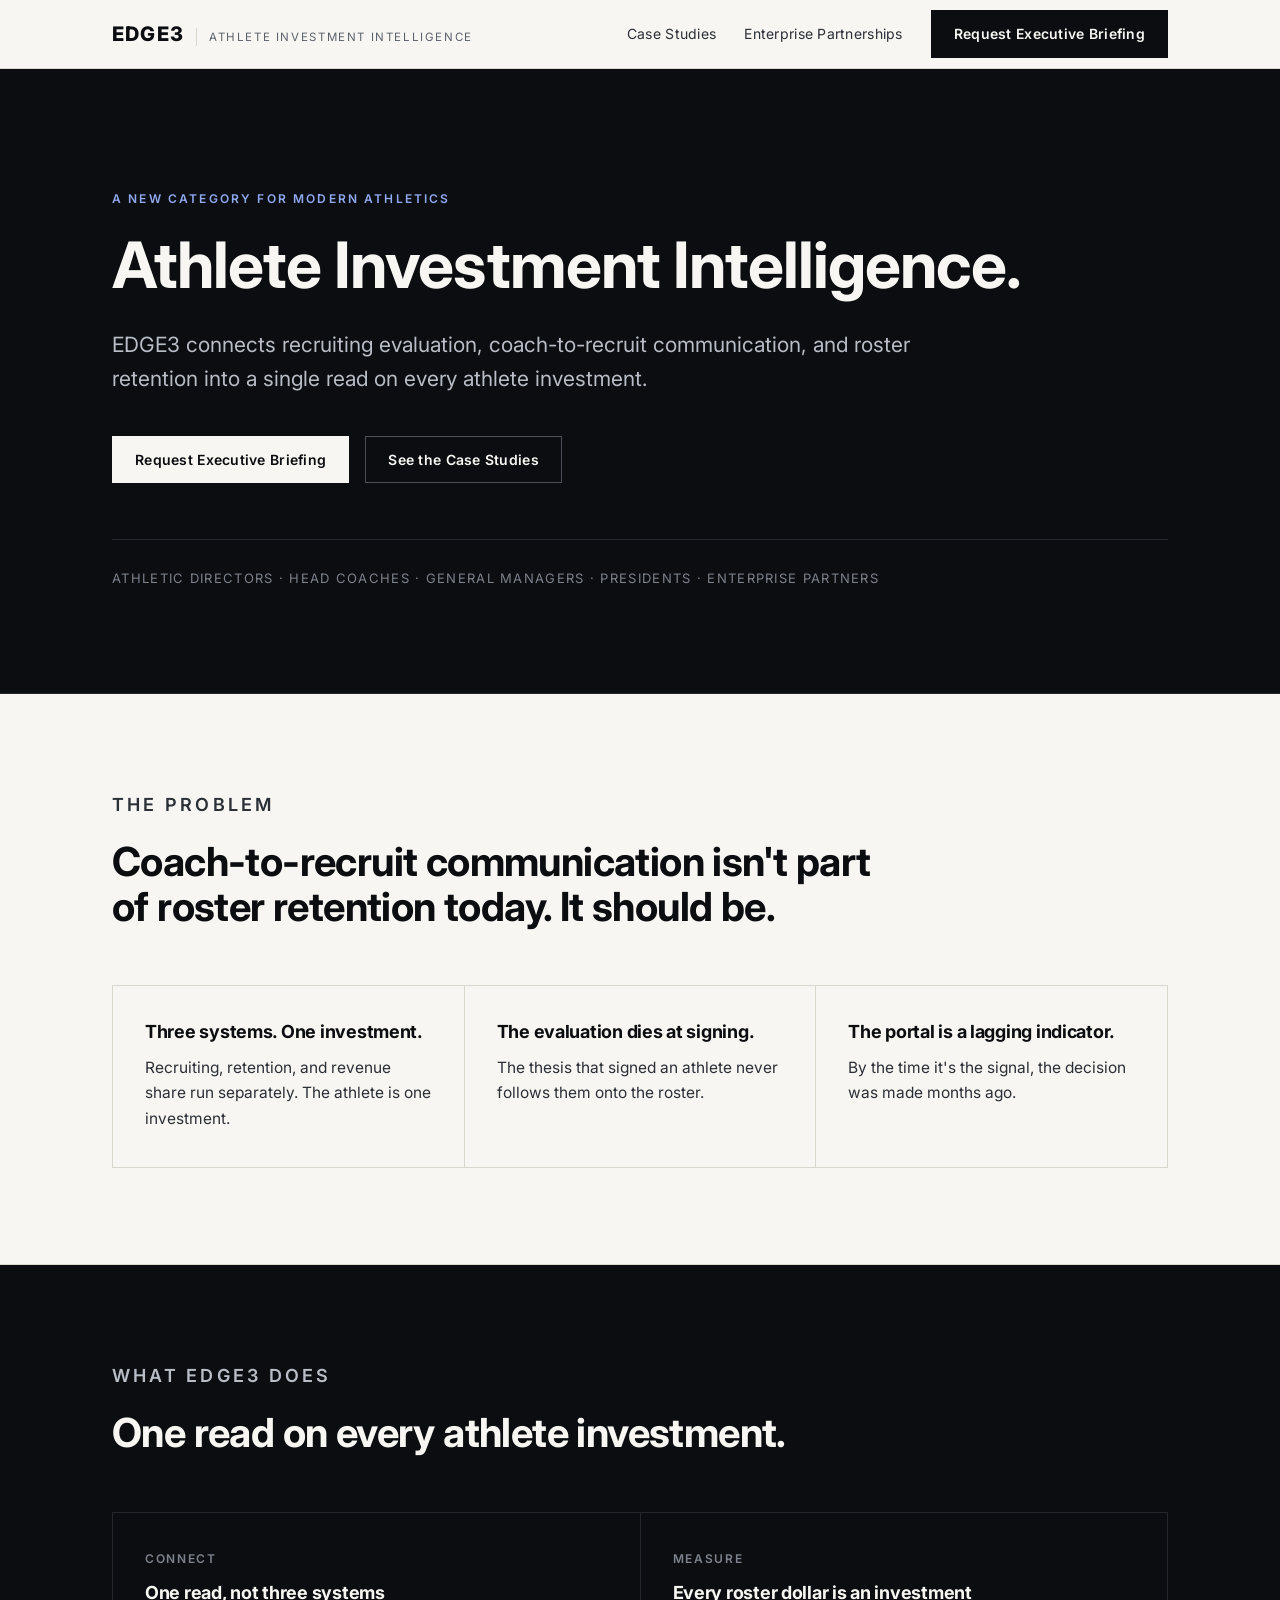
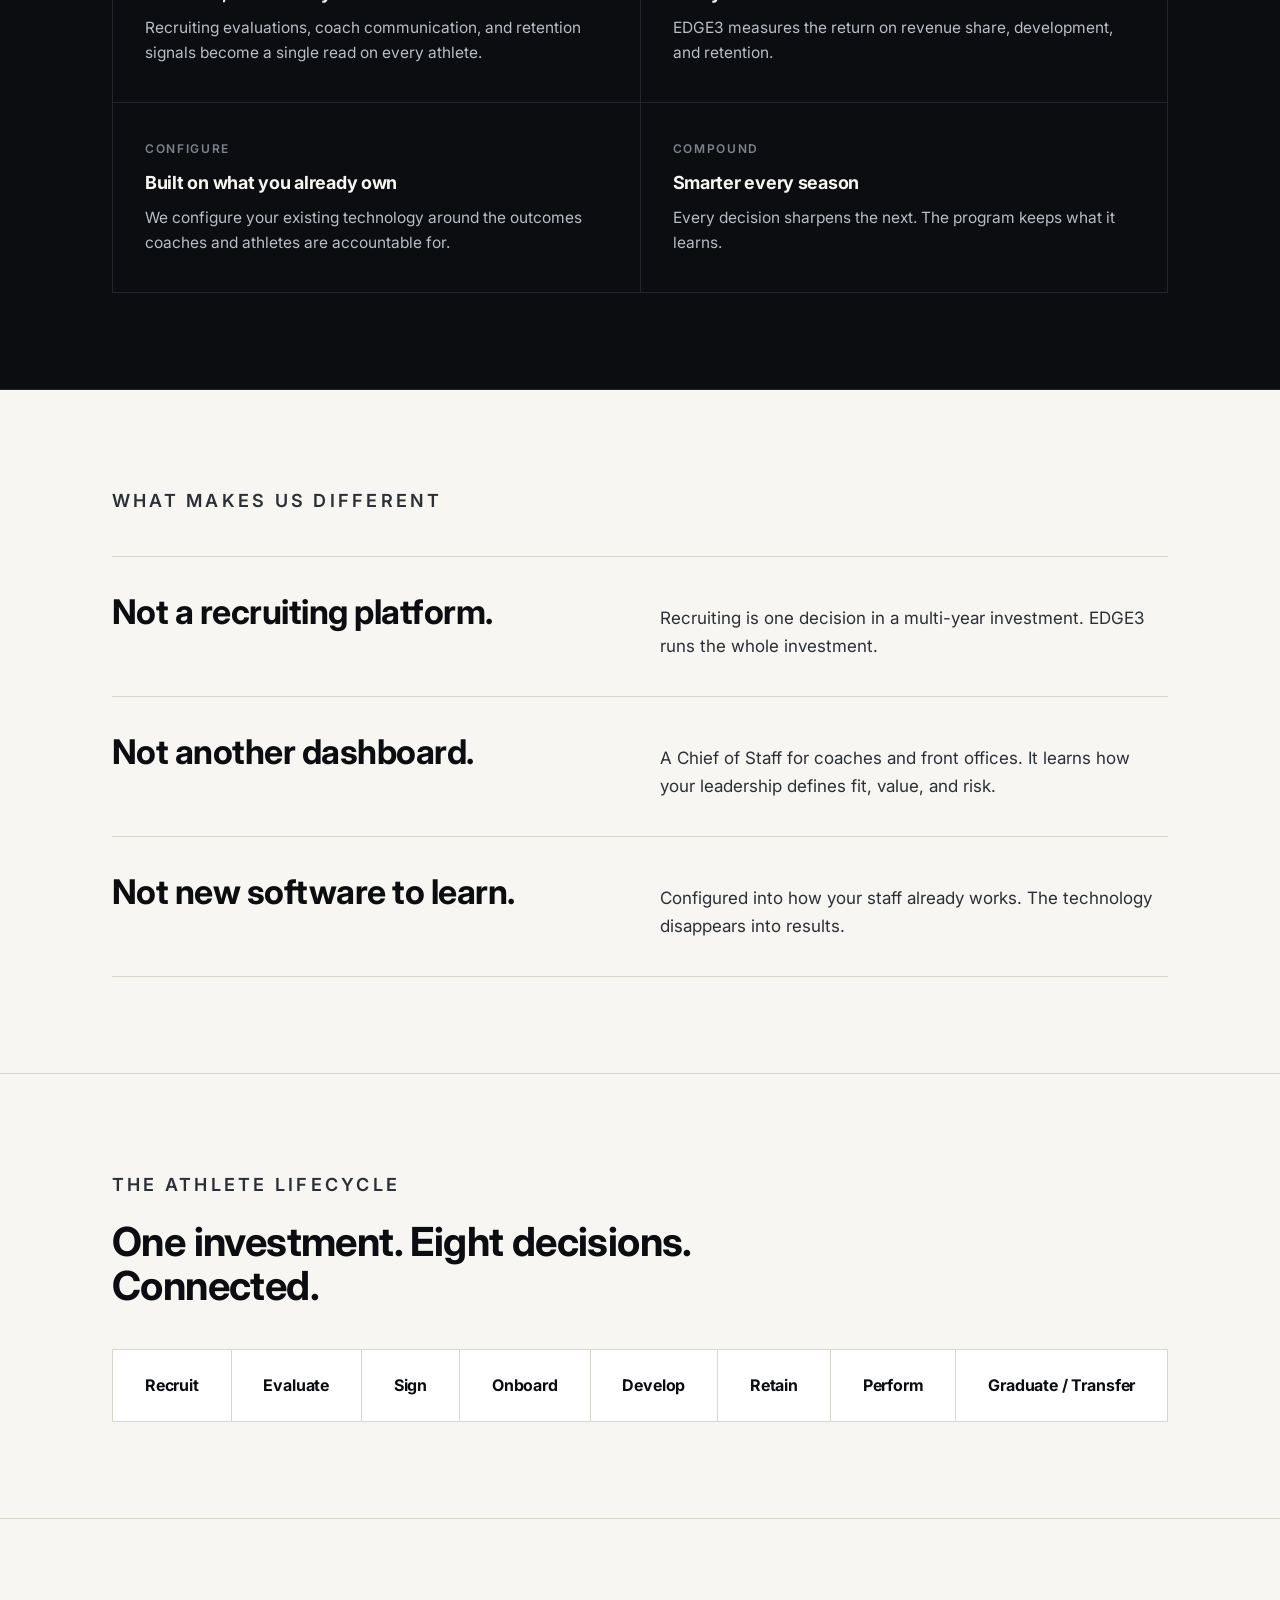
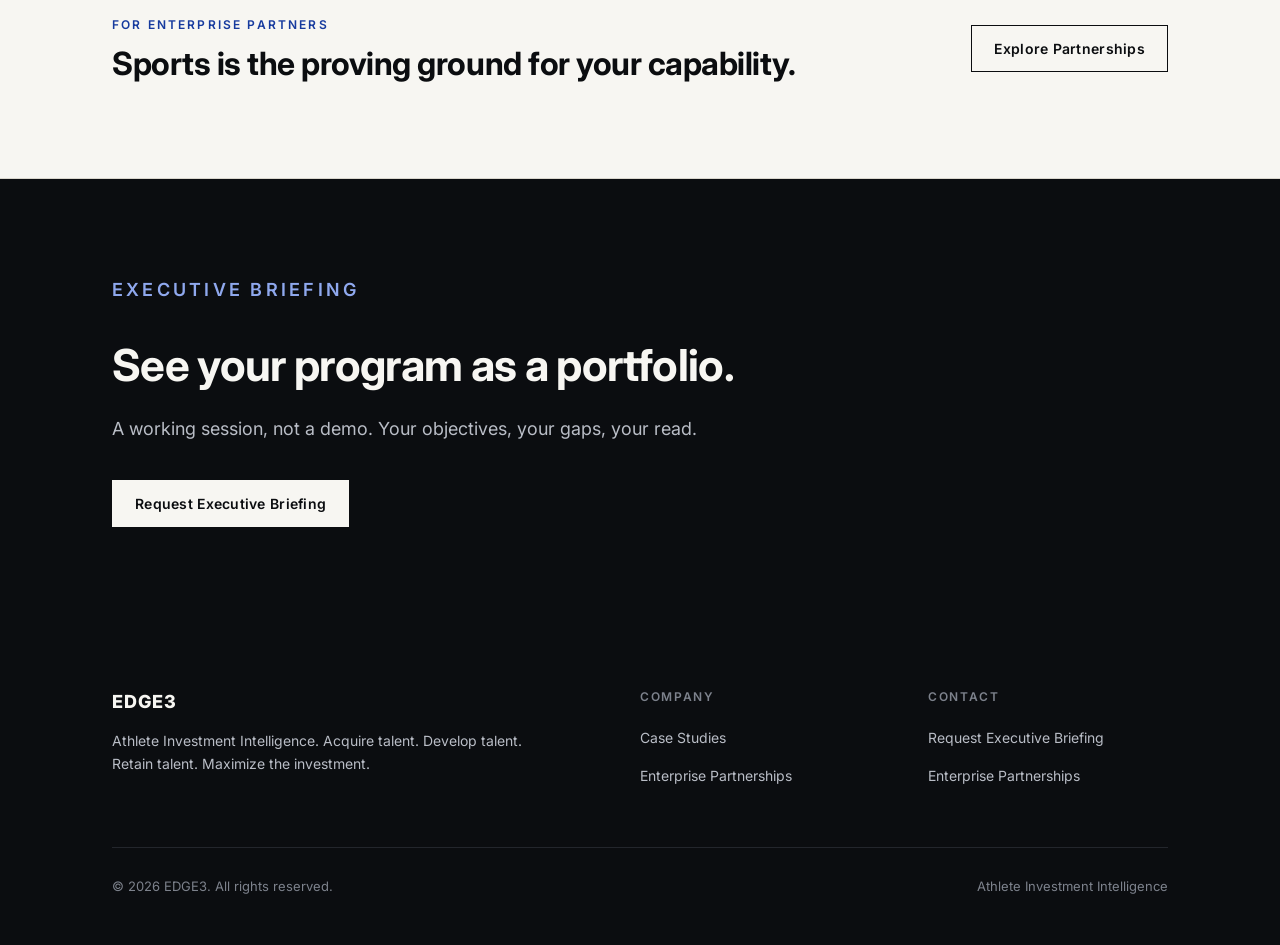
<file: index.html>
<!DOCTYPE html>
<html lang="en">
<head>
<meta charset="UTF-8">
<meta name="viewport" content="width=device-width, initial-scale=1.0">
<title>EDGE3 | Athlete Investment Intelligence</title>
<meta name="description" content="EDGE3 connects recruiting evaluation, coach-to-recruit communication, and roster retention into a single read on every athlete investment.">
<link rel="preconnect" href="https://fonts.googleapis.com">
<link rel="preconnect" href="https://fonts.gstatic.com" crossorigin>
<link href="https://fonts.googleapis.com/css2?family=Inter:wght@400;500;600;700;800&display=swap" rel="stylesheet">
<link rel="stylesheet" href="styles.css">
</head>
<body>

<header>
  <div class="wrap nav">
    <a class="brand" href="index.html">
      <span class="mark">EDGE3</span>
      <span class="descriptor">Athlete Investment Intelligence</span>
    </a>
    <nav class="nav-links">
      <a href="demonstrations.html">Case Studies</a>
      <a href="enterprise.html">Enterprise Partnerships</a>
      <a class="btn" href="#briefing">Request Executive Briefing</a>
    </nav>
  </div>
</header>

<!-- Hero -->
<section class="hero on-dark">
  <div class="wrap">
    <p class="kicker">A New Category for Modern Athletics</p>
    <h1>Athlete Investment Intelligence.</h1>
    <p class="lede">EDGE3 connects recruiting evaluation, coach-to-recruit communication, and roster retention into a single read on every athlete investment.</p>
    <div class="hero-ctas">
      <a class="btn btn-light" href="#briefing">Request Executive Briefing</a>
      <a class="btn btn-ghost" style="color: var(--paper); border-color: #4a4f58;" href="demonstrations.html">See the Case Studies</a>
    </div>
    <div class="hero-note">
      <p>Athletic Directors &middot; Head Coaches &middot; General Managers &middot; Presidents &middot; Enterprise Partners</p>
    </div>
  </div>
</section>

<!-- The Problem -->
<section>
  <div class="wrap">
    <div class="section-head">
      <p class="kicker">The Problem</p>
      <h2>Coach-to-recruit communication isn't part of roster retention today. It should be.</h2>
    </div>
    <div class="grid grid-3">
      <div class="cell">
        <h3>Three systems. One investment.</h3>
        <p>Recruiting, retention, and revenue share run separately. The athlete is one investment.</p>
      </div>
      <div class="cell">
        <h3>The evaluation dies at signing.</h3>
        <p>The thesis that signed an athlete never follows them onto the roster.</p>
      </div>
      <div class="cell">
        <h3>The portal is a lagging indicator.</h3>
        <p>By the time it's the signal, the decision was made months ago.</p>
      </div>
    </div>
  </div>
</section>

<!-- What EDGE3 does -->
<section class="on-dark">
  <div class="wrap">
    <div class="section-head">
      <p class="kicker">What EDGE3 Does</p>
      <h2>One read on every athlete investment.</h2>
    </div>
    <div class="grid grid-2">
      <div class="cell">
        <span class="q">Connect</span>
        <h3>One read, not three systems</h3>
        <p>Recruiting evaluations, coach communication, and retention signals become a single read on every athlete.</p>
      </div>
      <div class="cell">
        <span class="q">Measure</span>
        <h3>Every roster dollar is an investment</h3>
        <p>EDGE3 measures the return on revenue share, development, and retention.</p>
      </div>
      <div class="cell">
        <span class="q">Configure</span>
        <h3>Built on what you already own</h3>
        <p>We configure your existing technology around the outcomes coaches and athletes are accountable for.</p>
      </div>
      <div class="cell">
        <span class="q">Compound</span>
        <h3>Smarter every season</h3>
        <p>Every decision sharpens the next. The program keeps what it learns.</p>
      </div>
    </div>
  </div>
</section>

<!-- What makes us different -->
<section>
  <div class="wrap">
    <div class="section-head" style="margin-bottom: 40px;">
      <p class="kicker">What Makes Us Different</p>
    </div>
    <div class="diff-list">
      <div class="diff">
        <h3>Not a recruiting platform.</h3>
        <p>Recruiting is one decision in a multi-year investment. EDGE3 runs the whole investment.</p>
      </div>
      <div class="diff">
        <h3>Not another dashboard.</h3>
        <p>A Chief of Staff for coaches and front offices. It learns how your leadership defines fit, value, and risk.</p>
      </div>
      <div class="diff">
        <h3>Not new software to learn.</h3>
        <p>Configured into how your staff already works. The technology disappears into results.</p>
      </div>
    </div>
  </div>
</section>

<!-- Lifecycle strip -->
<section>
  <div class="wrap">
    <div class="section-head" style="margin-bottom: 40px;">
      <p class="kicker">The Athlete Lifecycle</p>
      <h2>One investment. Eight decisions. Connected.</h2>
    </div>
    <div class="chain">
      <span>Recruit</span><span>Evaluate</span><span>Sign</span><span>Onboard</span><span>Develop</span><span>Retain</span><span>Perform</span><span>Graduate / Transfer</span>
    </div>
  </div>
</section>

<!-- Enterprise -->
<section>
  <div class="wrap enterprise-line">
    <div>
      <p class="kicker" style="margin-bottom: 12px;">For Enterprise Partners</p>
      <h2 style="font-size: clamp(24px, 3vw, 32px);">Sports is the proving ground for your capability.</h2>
    </div>
    <a class="btn btn-ghost" href="enterprise.html">Explore Partnerships</a>
  </div>
</section>

<!-- CTA -->
<section class="on-dark cta-band" id="briefing">
  <div class="wrap">
    <p class="kicker">Executive Briefing</p>
    <h2>See your program as a portfolio.</h2>
    <p>A working session, not a demo. Your objectives, your gaps, your read.</p>
    <a class="btn btn-light" href="mailto:briefings@edge3.net?subject=Executive%20Briefing%20Request">Request Executive Briefing</a>
  </div>
</section>

<footer>
  <div class="wrap">
    <div class="foot-grid">
      <div>
        <span class="mark">EDGE3</span>
        <p>Athlete Investment Intelligence. Acquire talent. Develop talent. Retain talent. Maximize the investment.</p>
      </div>
      <div>
        <h4>Company</h4>
        <ul>
          <li><a href="demonstrations.html">Case Studies</a></li>
          <li><a href="enterprise.html">Enterprise Partnerships</a></li>
        </ul>
      </div>
      <div>
        <h4>Contact</h4>
        <ul>
          <li><a href="mailto:briefings@edge3.net">Request Executive Briefing</a></li>
          <li><a href="mailto:partners@edge3.net">Enterprise Partnerships</a></li>
        </ul>
      </div>
    </div>
    <div class="foot-legal">
      <span>&copy; 2026 EDGE3. All rights reserved.</span>
      <span>Athlete Investment Intelligence</span>
    </div>
  </div>
</footer>

</body>
</html>
</file>
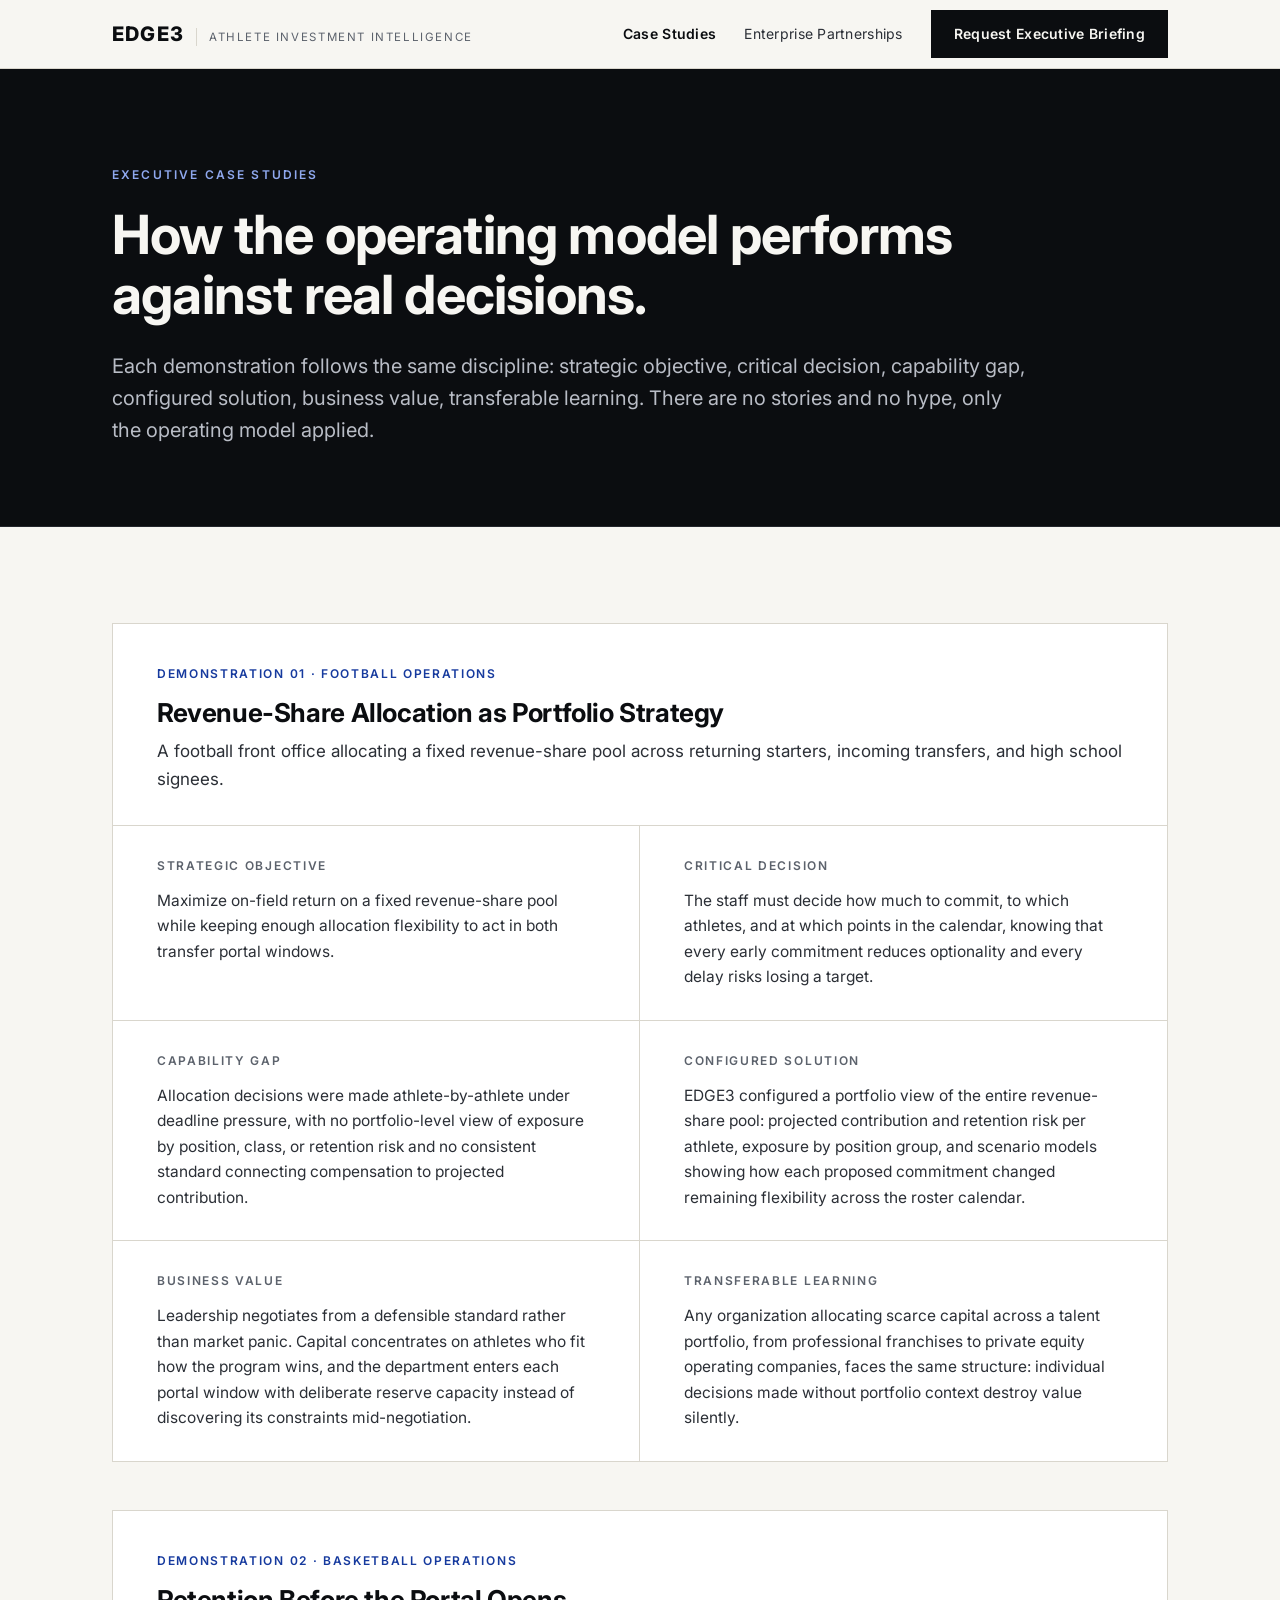
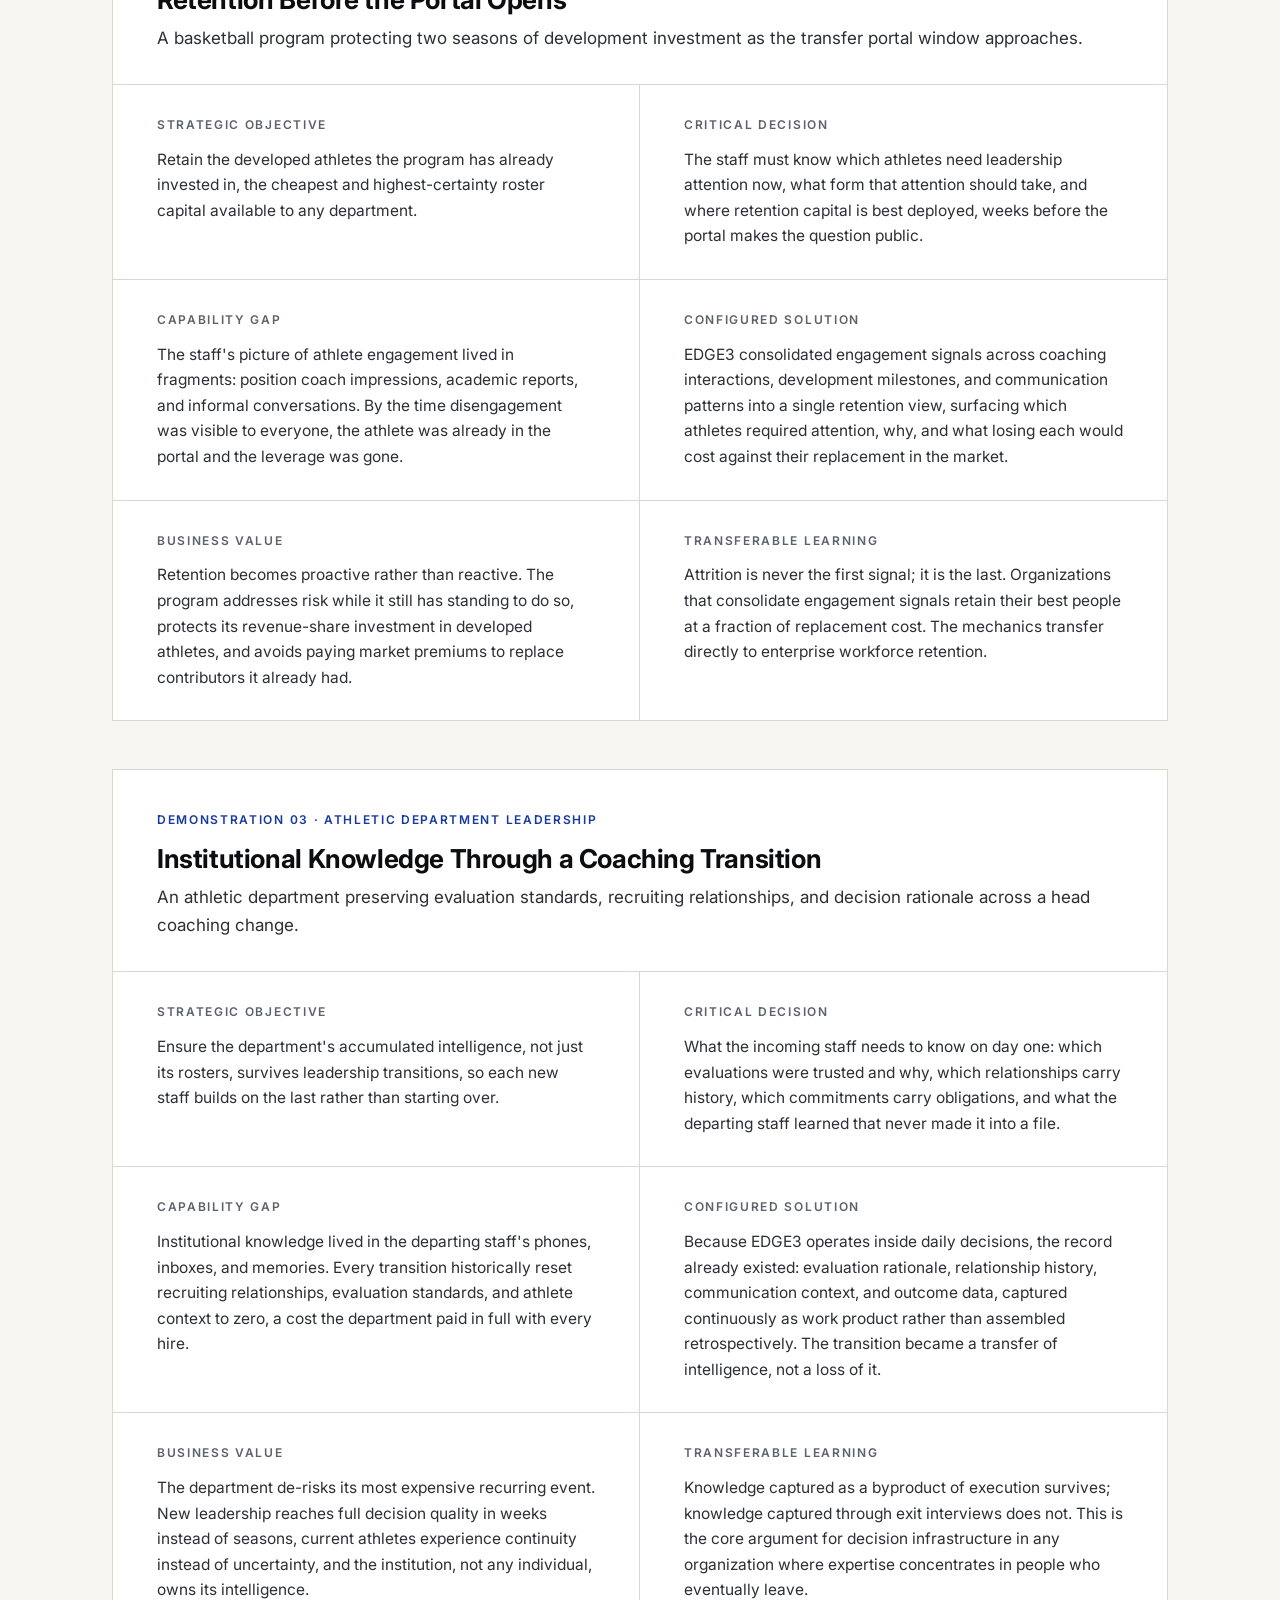
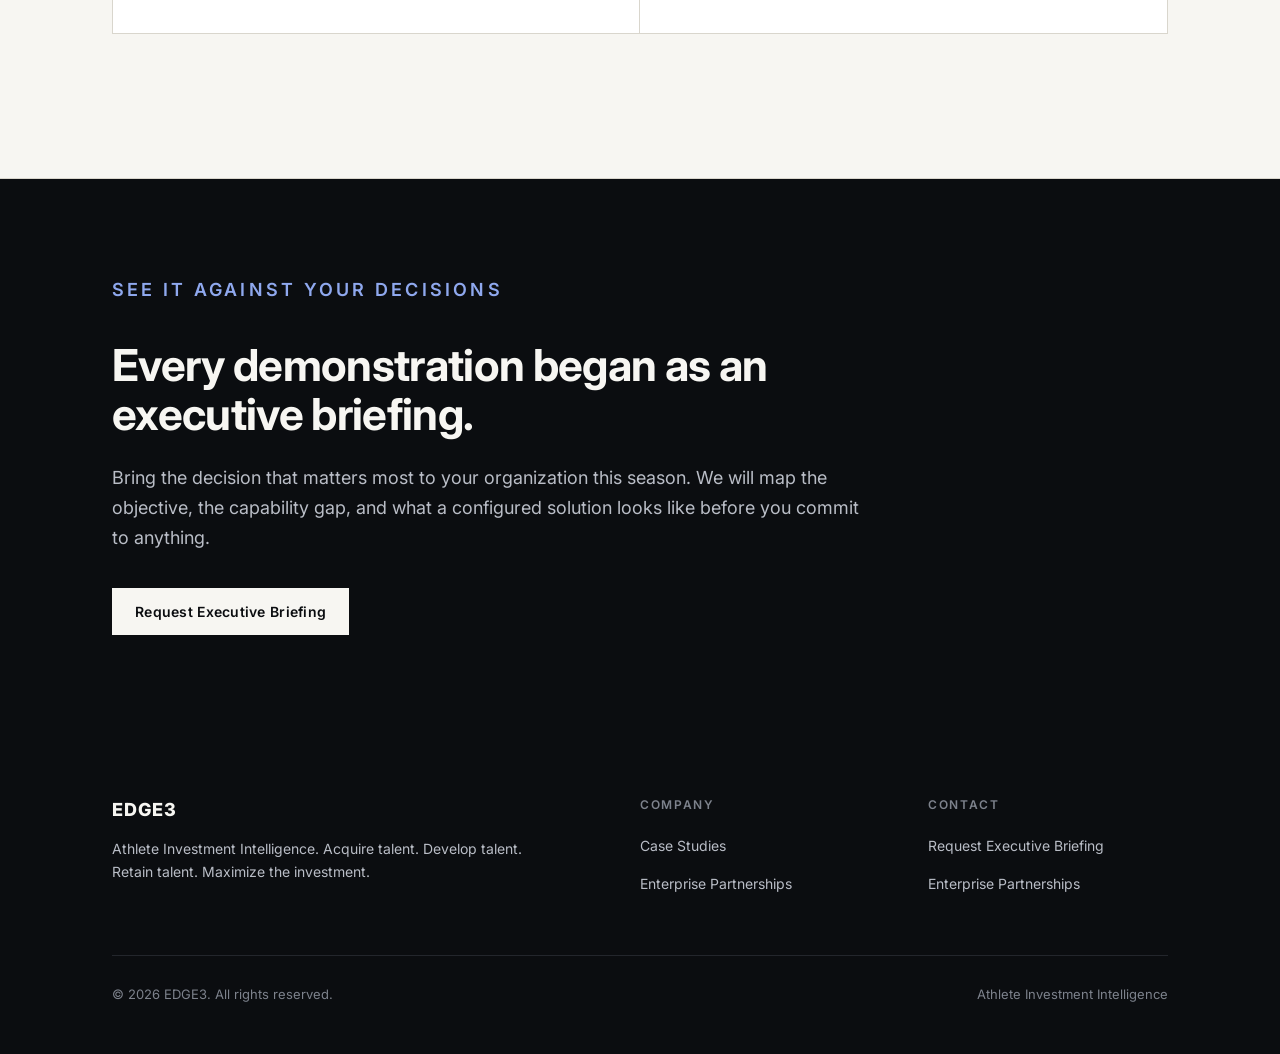
<file: demonstrations.html>
<!DOCTYPE html>
<html lang="en">
<head>
<meta charset="UTF-8">
<meta name="viewport" content="width=device-width, initial-scale=1.0">
<title>Executive Case Studies | EDGE3</title>
<meta name="description" content="Demonstration case studies: how EDGE3 configures organizational intelligence around the critical decisions of modern athletic departments: revenue share, retention, and institutional knowledge.">
<link rel="preconnect" href="https://fonts.googleapis.com">
<link rel="preconnect" href="https://fonts.gstatic.com" crossorigin>
<link href="https://fonts.googleapis.com/css2?family=Inter:wght@400;500;600;700;800&display=swap" rel="stylesheet">
<link rel="stylesheet" href="styles.css">
</head>
<body>

<header>
  <div class="wrap nav">
    <a class="brand" href="index.html">
      <span class="mark">EDGE3</span>
      <span class="descriptor">Athlete Investment Intelligence</span>
    </a>
    <nav class="nav-links">
      <a class="active" href="demonstrations.html">Case Studies</a>
      <a href="enterprise.html">Enterprise Partnerships</a>
      <a class="btn" href="index.html#briefing">Request Executive Briefing</a>
    </nav>
  </div>
</header>

<section class="page-hero on-dark">
  <div class="wrap">
    <p class="kicker">Executive Case Studies</p>
    <h1>How the operating model performs against real decisions.</h1>
    <p class="lede">Each demonstration follows the same discipline: strategic objective, critical decision, capability gap, configured solution, business value, transferable learning. There are no stories and no hype, only the operating model applied.</p>
  </div>
</section>

<section>
  <div class="wrap">

    <!-- Case 1 -->
    <div class="case">
      <div class="case-head">
        <span class="tag">Demonstration 01 · Football Operations</span>
        <h3>Revenue-Share Allocation as Portfolio Strategy</h3>
        <p>A football front office allocating a fixed revenue-share pool across returning starters, incoming transfers, and high school signees.</p>
      </div>
      <div class="case-body">
        <div class="part">
          <h4>Strategic Objective</h4>
          <p>Maximize on-field return on a fixed revenue-share pool while keeping enough allocation flexibility to act in both transfer portal windows.</p>
        </div>
        <div class="part">
          <h4>Critical Decision</h4>
          <p>The staff must decide how much to commit, to which athletes, and at which points in the calendar, knowing that every early commitment reduces optionality and every delay risks losing a target.</p>
        </div>
        <div class="part">
          <h4>Capability Gap</h4>
          <p>Allocation decisions were made athlete-by-athlete under deadline pressure, with no portfolio-level view of exposure by position, class, or retention risk and no consistent standard connecting compensation to projected contribution.</p>
        </div>
        <div class="part">
          <h4>Configured Solution</h4>
          <p>EDGE3 configured a portfolio view of the entire revenue-share pool: projected contribution and retention risk per athlete, exposure by position group, and scenario models showing how each proposed commitment changed remaining flexibility across the roster calendar.</p>
        </div>
        <div class="part">
          <h4>Business Value</h4>
          <p>Leadership negotiates from a defensible standard rather than market panic. Capital concentrates on athletes who fit how the program wins, and the department enters each portal window with deliberate reserve capacity instead of discovering its constraints mid-negotiation.</p>
        </div>
        <div class="part">
          <h4>Transferable Learning</h4>
          <p>Any organization allocating scarce capital across a talent portfolio, from professional franchises to private equity operating companies, faces the same structure: individual decisions made without portfolio context destroy value silently.</p>
        </div>
      </div>
    </div>

    <!-- Case 2 -->
    <div class="case">
      <div class="case-head">
        <span class="tag">Demonstration 02 · Basketball Operations</span>
        <h3>Retention Before the Portal Opens</h3>
        <p>A basketball program protecting two seasons of development investment as the transfer portal window approaches.</p>
      </div>
      <div class="case-body">
        <div class="part">
          <h4>Strategic Objective</h4>
          <p>Retain the developed athletes the program has already invested in, the cheapest and highest-certainty roster capital available to any department.</p>
        </div>
        <div class="part">
          <h4>Critical Decision</h4>
          <p>The staff must know which athletes need leadership attention now, what form that attention should take, and where retention capital is best deployed, weeks before the portal makes the question public.</p>
        </div>
        <div class="part">
          <h4>Capability Gap</h4>
          <p>The staff's picture of athlete engagement lived in fragments: position coach impressions, academic reports, and informal conversations. By the time disengagement was visible to everyone, the athlete was already in the portal and the leverage was gone.</p>
        </div>
        <div class="part">
          <h4>Configured Solution</h4>
          <p>EDGE3 consolidated engagement signals across coaching interactions, development milestones, and communication patterns into a single retention view, surfacing which athletes required attention, why, and what losing each would cost against their replacement in the market.</p>
        </div>
        <div class="part">
          <h4>Business Value</h4>
          <p>Retention becomes proactive rather than reactive. The program addresses risk while it still has standing to do so, protects its revenue-share investment in developed athletes, and avoids paying market premiums to replace contributors it already had.</p>
        </div>
        <div class="part">
          <h4>Transferable Learning</h4>
          <p>Attrition is never the first signal; it is the last. Organizations that consolidate engagement signals retain their best people at a fraction of replacement cost. The mechanics transfer directly to enterprise workforce retention.</p>
        </div>
      </div>
    </div>

    <!-- Case 3 -->
    <div class="case">
      <div class="case-head">
        <span class="tag">Demonstration 03 · Athletic Department Leadership</span>
        <h3>Institutional Knowledge Through a Coaching Transition</h3>
        <p>An athletic department preserving evaluation standards, recruiting relationships, and decision rationale across a head coaching change.</p>
      </div>
      <div class="case-body">
        <div class="part">
          <h4>Strategic Objective</h4>
          <p>Ensure the department's accumulated intelligence, not just its rosters, survives leadership transitions, so each new staff builds on the last rather than starting over.</p>
        </div>
        <div class="part">
          <h4>Critical Decision</h4>
          <p>What the incoming staff needs to know on day one: which evaluations were trusted and why, which relationships carry history, which commitments carry obligations, and what the departing staff learned that never made it into a file.</p>
        </div>
        <div class="part">
          <h4>Capability Gap</h4>
          <p>Institutional knowledge lived in the departing staff's phones, inboxes, and memories. Every transition historically reset recruiting relationships, evaluation standards, and athlete context to zero, a cost the department paid in full with every hire.</p>
        </div>
        <div class="part">
          <h4>Configured Solution</h4>
          <p>Because EDGE3 operates inside daily decisions, the record already existed: evaluation rationale, relationship history, communication context, and outcome data, captured continuously as work product rather than assembled retrospectively. The transition became a transfer of intelligence, not a loss of it.</p>
        </div>
        <div class="part">
          <h4>Business Value</h4>
          <p>The department de-risks its most expensive recurring event. New leadership reaches full decision quality in weeks instead of seasons, current athletes experience continuity instead of uncertainty, and the institution, not any individual, owns its intelligence.</p>
        </div>
        <div class="part">
          <h4>Transferable Learning</h4>
          <p>Knowledge captured as a byproduct of execution survives; knowledge captured through exit interviews does not. This is the core argument for decision infrastructure in any organization where expertise concentrates in people who eventually leave.</p>
        </div>
      </div>
    </div>

  </div>
</section>

<section class="on-dark cta-band">
  <div class="wrap">
    <p class="kicker">See It Against Your Decisions</p>
    <h2>Every demonstration began as an executive briefing.</h2>
    <p>Bring the decision that matters most to your organization this season. We will map the objective, the capability gap, and what a configured solution looks like before you commit to anything.</p>
    <a class="btn btn-light" href="mailto:briefings@edge3.net?subject=Executive%20Briefing%20Request">Request Executive Briefing</a>
  </div>
</section>

<footer>
  <div class="wrap">
    <div class="foot-grid">
      <div>
        <span class="mark">EDGE3</span>
        <p>Athlete Investment Intelligence. Acquire talent. Develop talent. Retain talent. Maximize the investment.</p>
      </div>
      <div>
        <h4>Company</h4>
        <ul>
          <li><a href="demonstrations.html">Case Studies</a></li>
          <li><a href="enterprise.html">Enterprise Partnerships</a></li>
        </ul>
      </div>
      <div>
        <h4>Contact</h4>
        <ul>
          <li><a href="mailto:briefings@edge3.net">Request Executive Briefing</a></li>
          <li><a href="mailto:partners@edge3.net">Enterprise Partnerships</a></li>
        </ul>
      </div>
    </div>
    <div class="foot-legal">
      <span>&copy; 2026 EDGE3. All rights reserved.</span>
      <span>Athlete Investment Intelligence</span>
    </div>
  </div>
</footer>

</body>
</html>
</file>
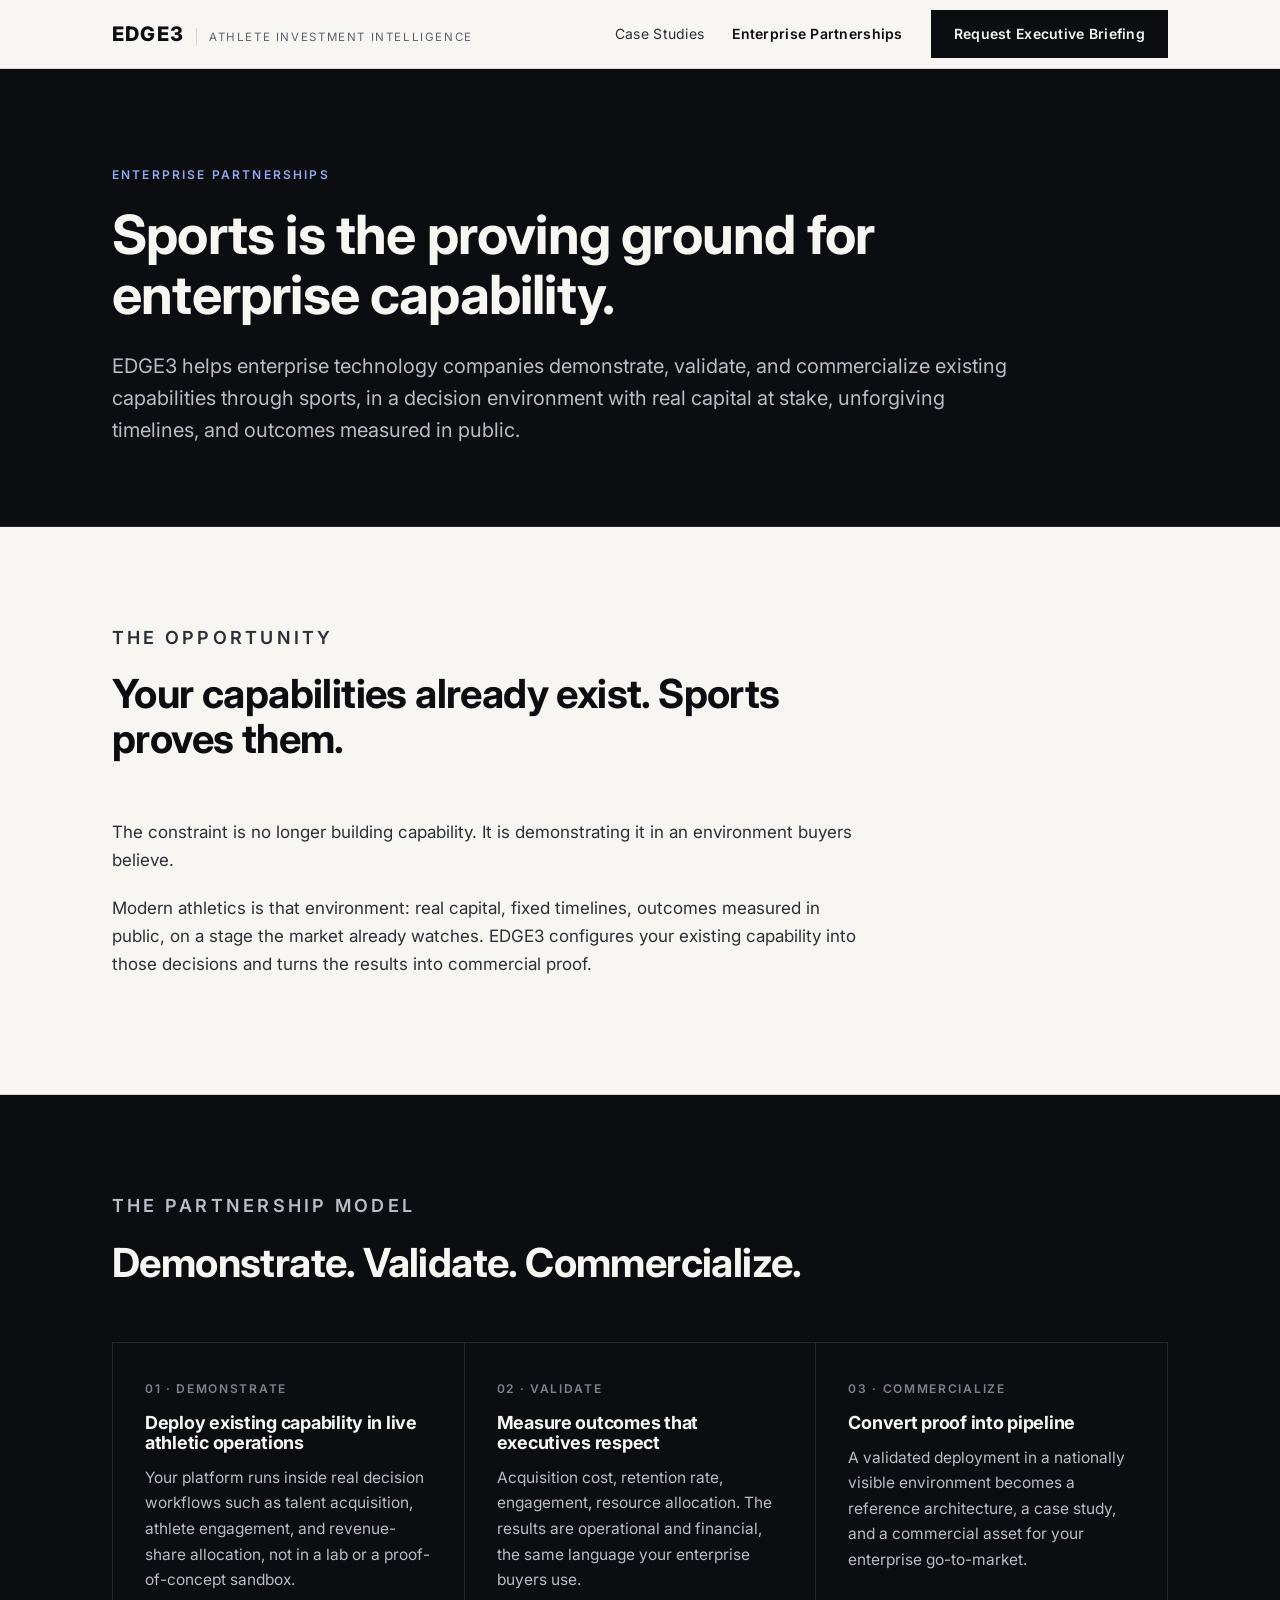
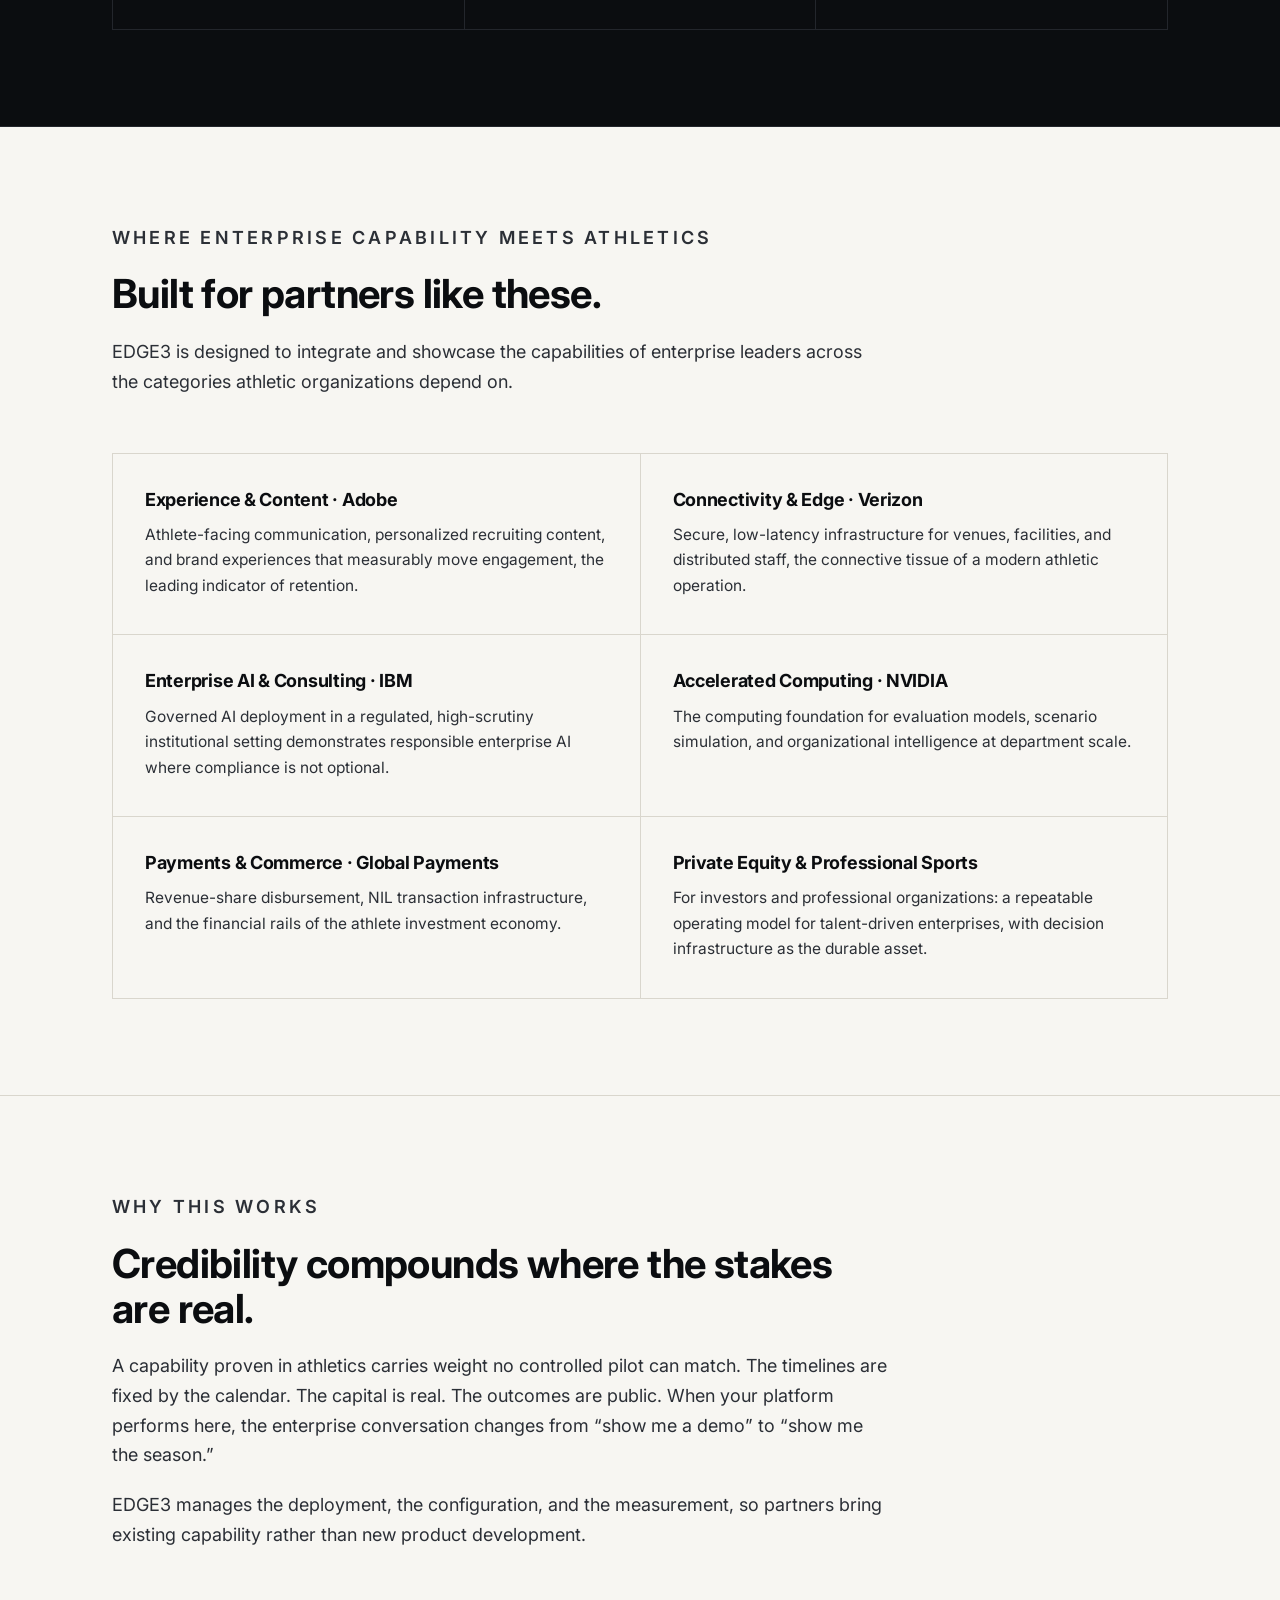
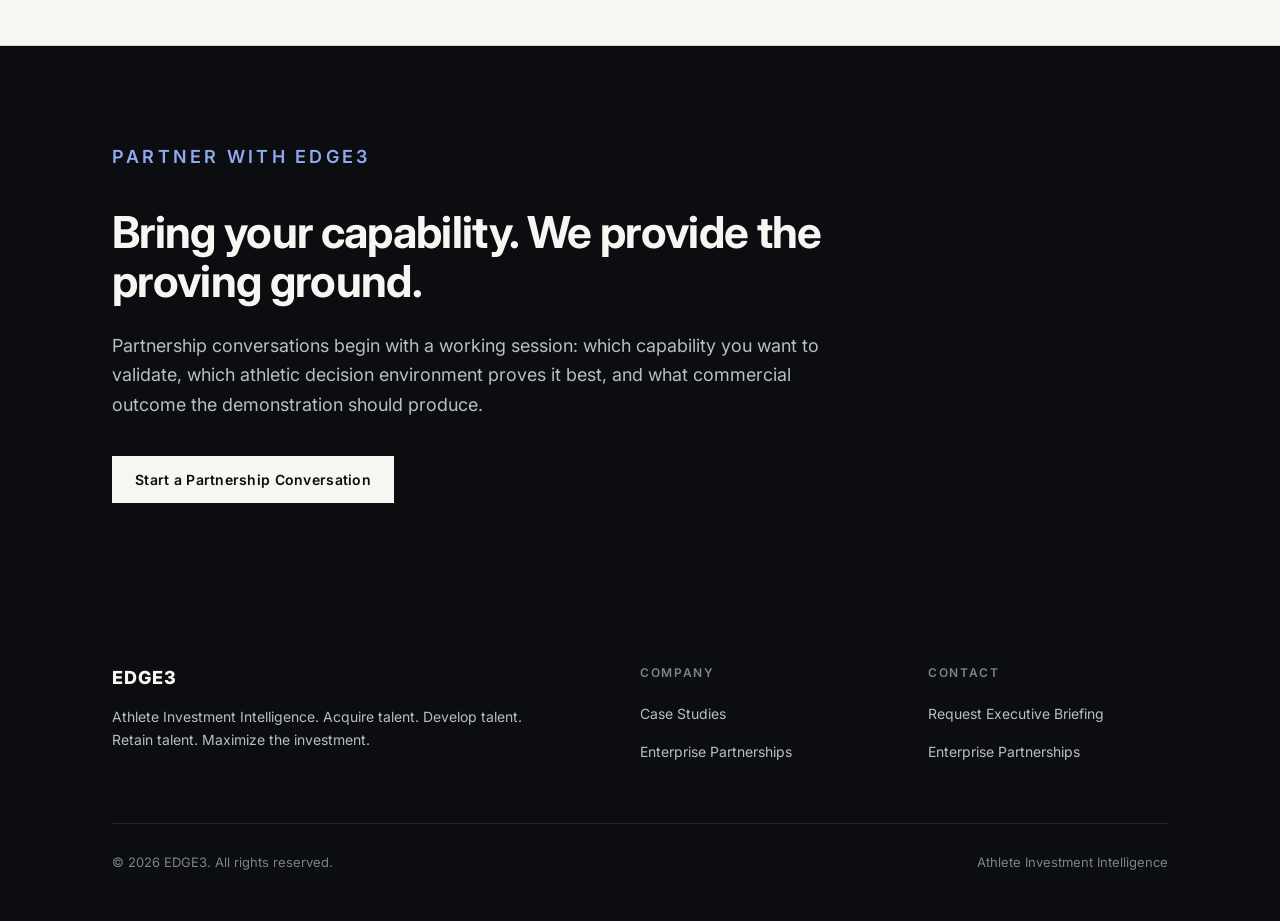
<file: enterprise.html>
<!DOCTYPE html>
<html lang="en">
<head>
<meta charset="UTF-8">
<meta name="viewport" content="width=device-width, initial-scale=1.0">
<title>Enterprise Partnerships | EDGE3</title>
<meta name="description" content="EDGE3 helps enterprise technology companies demonstrate, validate, and commercialize existing capabilities through sports, the most demanding proving ground in business.">
<link rel="preconnect" href="https://fonts.googleapis.com">
<link rel="preconnect" href="https://fonts.gstatic.com" crossorigin>
<link href="https://fonts.googleapis.com/css2?family=Inter:wght@400;500;600;700;800&display=swap" rel="stylesheet">
<link rel="stylesheet" href="styles.css">
</head>
<body>

<header>
  <div class="wrap nav">
    <a class="brand" href="index.html">
      <span class="mark">EDGE3</span>
      <span class="descriptor">Athlete Investment Intelligence</span>
    </a>
    <nav class="nav-links">
      <a href="demonstrations.html">Case Studies</a>
      <a class="active" href="enterprise.html">Enterprise Partnerships</a>
      <a class="btn" href="index.html#briefing">Request Executive Briefing</a>
    </nav>
  </div>
</header>

<section class="page-hero on-dark">
  <div class="wrap">
    <p class="kicker">Enterprise Partnerships</p>
    <h1>Sports is the proving ground for enterprise capability.</h1>
    <p class="lede">EDGE3 helps enterprise technology companies demonstrate, validate, and commercialize existing capabilities through sports, in a decision environment with real capital at stake, unforgiving timelines, and outcomes measured in public.</p>
  </div>
</section>

<section>
  <div class="wrap">
    <div class="section-head">
      <p class="kicker">The Opportunity</p>
      <h2>Your capabilities already exist. Sports proves them.</h2>
    </div>
    <div class="prose">
      <p>The constraint is no longer building capability. It is demonstrating it in an environment buyers believe.</p>
      <p>Modern athletics is that environment: real capital, fixed timelines, outcomes measured in public, on a stage the market already watches. EDGE3 configures your existing capability into those decisions and turns the results into commercial proof.</p>
    </div>
  </div>
</section>

<section class="on-dark">
  <div class="wrap">
    <div class="section-head">
      <p class="kicker">The Partnership Model</p>
      <h2>Demonstrate. Validate. Commercialize.</h2>
    </div>
    <div class="grid grid-3">
      <div class="cell">
        <span class="q">01 · Demonstrate</span>
        <h3>Deploy existing capability in live athletic operations</h3>
        <p>Your platform runs inside real decision workflows such as talent acquisition, athlete engagement, and revenue-share allocation, not in a lab or a proof-of-concept sandbox.</p>
      </div>
      <div class="cell">
        <span class="q">02 · Validate</span>
        <h3>Measure outcomes that executives respect</h3>
        <p>Acquisition cost, retention rate, engagement, resource allocation. The results are operational and financial, the same language your enterprise buyers use.</p>
      </div>
      <div class="cell">
        <span class="q">03 · Commercialize</span>
        <h3>Convert proof into pipeline</h3>
        <p>A validated deployment in a nationally visible environment becomes a reference architecture, a case study, and a commercial asset for your enterprise go-to-market.</p>
      </div>
    </div>
  </div>
</section>

<section>
  <div class="wrap">
    <div class="section-head">
      <p class="kicker">Where Enterprise Capability Meets Athletics</p>
      <h2>Built for partners like these.</h2>
      <p>EDGE3 is designed to integrate and showcase the capabilities of enterprise leaders across the categories athletic organizations depend on.</p>
    </div>
    <div class="grid grid-2">
      <div class="cell">
        <h3>Experience &amp; Content · Adobe</h3>
        <p>Athlete-facing communication, personalized recruiting content, and brand experiences that measurably move engagement, the leading indicator of retention.</p>
      </div>
      <div class="cell">
        <h3>Connectivity &amp; Edge · Verizon</h3>
        <p>Secure, low-latency infrastructure for venues, facilities, and distributed staff, the connective tissue of a modern athletic operation.</p>
      </div>
      <div class="cell">
        <h3>Enterprise AI &amp; Consulting · IBM</h3>
        <p>Governed AI deployment in a regulated, high-scrutiny institutional setting demonstrates responsible enterprise AI where compliance is not optional.</p>
      </div>
      <div class="cell">
        <h3>Accelerated Computing · NVIDIA</h3>
        <p>The computing foundation for evaluation models, scenario simulation, and organizational intelligence at department scale.</p>
      </div>
      <div class="cell">
        <h3>Payments &amp; Commerce · Global Payments</h3>
        <p>Revenue-share disbursement, NIL transaction infrastructure, and the financial rails of the athlete investment economy.</p>
      </div>
      <div class="cell">
        <h3>Private Equity &amp; Professional Sports</h3>
        <p>For investors and professional organizations: a repeatable operating model for talent-driven enterprises, with decision infrastructure as the durable asset.</p>
      </div>
    </div>
  </div>
</section>

<section>
  <div class="wrap">
    <div class="section-head" style="margin-bottom: 0;">
      <p class="kicker">Why This Works</p>
      <h2>Credibility compounds where the stakes are real.</h2>
      <p style="margin-bottom: 20px;">A capability proven in athletics carries weight no controlled pilot can match. The timelines are fixed by the calendar. The capital is real. The outcomes are public. When your platform performs here, the enterprise conversation changes from &ldquo;show me a demo&rdquo; to &ldquo;show me the season.&rdquo;</p>
      <p>EDGE3 manages the deployment, the configuration, and the measurement, so partners bring existing capability rather than new product development.</p>
    </div>
  </div>
</section>

<section class="on-dark cta-band">
  <div class="wrap">
    <p class="kicker">Partner With EDGE3</p>
    <h2>Bring your capability. We provide the proving ground.</h2>
    <p>Partnership conversations begin with a working session: which capability you want to validate, which athletic decision environment proves it best, and what commercial outcome the demonstration should produce.</p>
    <a class="btn btn-light" href="mailto:partners@edge3.net?subject=Enterprise%20Partnership%20Inquiry">Start a Partnership Conversation</a>
  </div>
</section>

<footer>
  <div class="wrap">
    <div class="foot-grid">
      <div>
        <span class="mark">EDGE3</span>
        <p>Athlete Investment Intelligence. Acquire talent. Develop talent. Retain talent. Maximize the investment.</p>
      </div>
      <div>
        <h4>Company</h4>
        <ul>
          <li><a href="demonstrations.html">Case Studies</a></li>
          <li><a href="enterprise.html">Enterprise Partnerships</a></li>
        </ul>
      </div>
      <div>
        <h4>Contact</h4>
        <ul>
          <li><a href="mailto:briefings@edge3.net">Request Executive Briefing</a></li>
          <li><a href="mailto:partners@edge3.net">Enterprise Partnerships</a></li>
        </ul>
      </div>
    </div>
    <div class="foot-legal">
      <span>&copy; 2026 EDGE3. All rights reserved.</span>
      <span>Athlete Investment Intelligence</span>
    </div>
  </div>
</footer>

</body>
</html>
</file>
<file: styles.css>
/* EDGE3 — Athlete Investment Intelligence
   Executive design system: monochrome ink on paper, one restrained accent. */

:root {
  --ink: #0b0d10;
  --ink-soft: #2b2f36;
  --ink-mute: #5c626c;
  --paper: #f7f6f2;
  --paper-raised: #ffffff;
  --line: #d9d6cd;
  --line-dark: #23262c;
  --accent: #1f4fd8;
  --accent-ink: #163a9e;
  --max: 1120px;
}

* { margin: 0; padding: 0; box-sizing: border-box; }

html { scroll-behavior: smooth; }

body {
  font-family: "Inter", -apple-system, BlinkMacSystemFont, "Segoe UI", Helvetica, Arial, sans-serif;
  background: var(--paper);
  color: var(--ink);
  font-size: 17px;
  line-height: 1.65;
  -webkit-font-smoothing: antialiased;
}

.wrap { max-width: var(--max); margin: 0 auto; padding: 0 32px; }

/* ---------- Header ---------- */

header {
  position: sticky; top: 0; z-index: 50;
  background: rgba(247, 246, 242, 0.92);
  backdrop-filter: blur(8px);
  border-bottom: 1px solid var(--line);
}

.nav {
  display: flex; align-items: center; justify-content: space-between;
  height: 68px;
}

.brand { display: flex; align-items: baseline; gap: 12px; text-decoration: none; color: var(--ink); }
.brand .mark { font-weight: 800; font-size: 20px; letter-spacing: 0.06em; }
.brand .descriptor {
  font-size: 11.5px; letter-spacing: 0.14em; text-transform: uppercase;
  color: var(--ink-mute); border-left: 1px solid var(--line); padding-left: 12px;
}

.nav-links { display: flex; align-items: center; gap: 28px; }
.nav-links a {
  text-decoration: none; color: var(--ink-soft);
  font-size: 14px; letter-spacing: 0.02em;
}
.nav-links a:hover { color: var(--ink); }
.nav-links a.active { color: var(--ink); font-weight: 600; }
.nav-links a.btn { color: var(--paper); }
.nav-links a.btn:hover { color: var(--ink); }

.btn {
  display: inline-block; text-decoration: none;
  background: var(--ink); color: var(--paper);
  font-size: 14px; font-weight: 600; letter-spacing: 0.02em;
  padding: 11px 22px; border: 1px solid var(--ink);
  transition: background 0.15s ease, color 0.15s ease;
}
.btn:hover { background: transparent; color: var(--ink); }

.btn-light {
  background: var(--paper); color: var(--ink); border-color: var(--paper);
}
.btn-light:hover { background: transparent; color: var(--paper); }

.btn-ghost {
  background: transparent; color: var(--ink); border: 1px solid var(--ink);
}
.btn-ghost:hover { background: var(--ink); color: var(--paper); }

/* ---------- Type ---------- */

h1, h2, h3 { font-weight: 700; letter-spacing: -0.015em; line-height: 1.12; }

.kicker {
  font-size: 12px; font-weight: 600; letter-spacing: 0.18em; text-transform: uppercase;
  color: var(--accent-ink); margin-bottom: 20px;
}
.on-dark .kicker { color: #8fa8ee; }

.section-num {
  font-variant-numeric: tabular-nums;
  color: var(--ink-mute); font-weight: 400;
}

.lede { font-size: 20px; line-height: 1.6; color: var(--ink-soft); max-width: 46em; }
.on-dark .lede { color: #b9bdc6; }

/* ---------- Sections ---------- */

section { padding: 96px 0; border-bottom: 1px solid var(--line); }
section:last-of-type { border-bottom: none; }

.on-dark {
  background: var(--ink); color: var(--paper);
  border-bottom: 1px solid var(--line-dark);
}

.section-head { max-width: 780px; margin-bottom: 56px; }
.section-head h2 { font-size: clamp(28px, 3.6vw, 40px); margin-bottom: 20px; }
.section-head p { color: var(--ink-soft); font-size: 18px; }
.on-dark .section-head p { color: #b9bdc6; }

/* ---------- Hero ---------- */

.hero { padding: 120px 0 104px; border-bottom: 1px solid var(--line-dark); }
.hero h1 {
  font-size: clamp(38px, 5.4vw, 64px);
  max-width: 15em; margin-bottom: 28px;
}
.hero .lede { font-size: 21px; max-width: 40em; margin-bottom: 40px; }
.hero-ctas { display: flex; gap: 16px; flex-wrap: wrap; align-items: center; }
.hero-note { margin-top: 56px; padding-top: 28px; border-top: 1px solid var(--line-dark); }
.hero-note p {
  font-size: 13px; letter-spacing: 0.1em; text-transform: uppercase; color: #7d828c;
}

/* ---------- Thesis ---------- */

.thesis blockquote {
  font-size: clamp(24px, 3vw, 34px); font-weight: 600; line-height: 1.35;
  letter-spacing: -0.01em; max-width: 26em;
}
.thesis blockquote em { font-style: normal; color: var(--accent-ink); }
.thesis .support { margin-top: 32px; max-width: 44em; color: var(--ink-soft); }

/* ---------- Grids & cards ---------- */

.grid { display: grid; gap: 1px; background: var(--line); border: 1px solid var(--line); }
.grid-2 { grid-template-columns: repeat(2, 1fr); }
.grid-3 { grid-template-columns: repeat(3, 1fr); }

.cell { background: var(--paper); padding: 36px 32px; }
.cell h3 { font-size: 18px; margin-bottom: 12px; }
.cell p { font-size: 15.5px; color: var(--ink-soft); }
.cell .q {
  display: block; font-size: 12px; font-weight: 600; letter-spacing: 0.14em;
  text-transform: uppercase; color: var(--ink-mute); margin-bottom: 14px;
}

.on-dark .grid { background: var(--line-dark); border-color: var(--line-dark); }
.on-dark .cell { background: var(--ink); }
.on-dark .cell p { color: #b9bdc6; }
.on-dark .cell .q { color: #7d828c; }

/* ---------- Flow (operating model / lifecycle) ---------- */

.flow { display: flex; flex-direction: column; border: 1px solid var(--line-dark); }
.flow-step {
  display: grid; grid-template-columns: 72px 280px 1fr; gap: 24px;
  padding: 26px 32px; border-bottom: 1px solid var(--line-dark);
  align-items: baseline;
}
.flow-step:last-child { border-bottom: none; }
.flow-step .idx { font-variant-numeric: tabular-nums; color: #7d828c; font-size: 14px; }
.flow-step .name { font-weight: 700; font-size: 18px; letter-spacing: -0.01em; }
.flow-step .desc { color: #b9bdc6; font-size: 15.5px; }

.lifecycle {
  display: grid; grid-template-columns: repeat(4, 1fr); gap: 1px;
  background: var(--line); border: 1px solid var(--line);
}
.lifecycle .stage { background: var(--paper); padding: 28px 24px; }
.lifecycle .stage .idx { font-size: 12px; color: var(--ink-mute); display: block; margin-bottom: 10px; font-variant-numeric: tabular-nums; }
.lifecycle .stage .name { font-weight: 700; font-size: 17px; display: block; margin-bottom: 8px; }
.lifecycle .stage p { font-size: 14px; color: var(--ink-soft); }

/* ---------- Differentiators ---------- */

.diff-list { border-top: 1px solid var(--line); }
.diff {
  display: grid; grid-template-columns: 1fr 1fr; gap: 40px;
  padding: 36px 0; border-bottom: 1px solid var(--line);
  align-items: baseline;
}
.diff h3 { font-size: clamp(24px, 3vw, 34px); letter-spacing: -0.015em; }
.diff p { color: var(--ink-soft); font-size: 17px; }

/* ---------- Lifecycle chain ---------- */

.chain { display: flex; flex-wrap: wrap; border: 1px solid var(--line); }
.chain span {
  flex: 1 1 auto; text-align: center;
  padding: 22px 18px; border-right: 1px solid var(--line);
  font-weight: 700; font-size: 16px; letter-spacing: -0.01em;
  background: var(--paper-raised); white-space: nowrap;
}
.chain span:last-child { border-right: none; }

/* ---------- Enterprise line ---------- */

.enterprise-line {
  display: flex; justify-content: space-between; align-items: center;
  gap: 32px; flex-wrap: wrap;
}

/* ---------- Value table ---------- */

.value-table { width: 100%; border-collapse: collapse; border: 1px solid var(--line); }
.value-table th {
  text-align: left; font-size: 12px; font-weight: 600; letter-spacing: 0.14em;
  text-transform: uppercase; color: var(--ink-mute);
  padding: 16px 28px; border-bottom: 1px solid var(--line); background: var(--paper-raised);
}
.value-table td {
  padding: 22px 28px; border-bottom: 1px solid var(--line);
  vertical-align: top; font-size: 16px;
}
.value-table tr:last-child td { border-bottom: none; }
.value-table td:first-child { font-weight: 700; width: 34%; }
.value-table td:last-child { color: var(--ink-soft); }

/* ---------- Chief of Staff list ---------- */

.cos-layout { display: grid; grid-template-columns: 1fr 1fr; gap: 72px; align-items: start; }
.cos-list { list-style: none; border-top: 1px solid var(--line-dark); }
.cos-list li {
  display: grid; grid-template-columns: 40px 1fr; gap: 16px;
  padding: 20px 0; border-bottom: 1px solid var(--line-dark);
  align-items: baseline;
}
.cos-list .idx { color: #7d828c; font-size: 14px; font-variant-numeric: tabular-nums; }
.cos-list .body strong { display: block; font-size: 17px; margin-bottom: 4px; }
.cos-list .body span { color: #b9bdc6; font-size: 15px; }

/* ---------- Case studies ---------- */

.case { border: 1px solid var(--line); background: var(--paper-raised); margin-bottom: 48px; }
.case-head { padding: 40px 44px 32px; border-bottom: 1px solid var(--line); }
.case-head .tag {
  font-size: 12px; font-weight: 600; letter-spacing: 0.14em; text-transform: uppercase;
  color: var(--accent-ink); display: block; margin-bottom: 14px;
}
.case-head h3 { font-size: 26px; margin-bottom: 10px; }
.case-head p { color: var(--ink-soft); }
.case-body { display: grid; grid-template-columns: 1fr 1fr; }
.case-body .part { padding: 30px 44px; border-bottom: 1px solid var(--line); }
.case-body .part:nth-child(odd) { border-right: 1px solid var(--line); }
.case-body .part:nth-last-child(-n+2) { border-bottom: none; }
.case-body .part h4 {
  font-size: 12px; font-weight: 600; letter-spacing: 0.14em; text-transform: uppercase;
  color: var(--ink-mute); margin-bottom: 12px;
}
.case-body .part p { font-size: 15.5px; color: var(--ink-soft); }

/* ---------- Partner strip ---------- */

.partner-strip {
  display: flex; flex-wrap: wrap; gap: 12px 40px; align-items: center;
  padding: 28px 0; border-top: 1px solid var(--line); border-bottom: 1px solid var(--line);
}
.partner-strip span {
  font-size: 15px; font-weight: 600; letter-spacing: 0.12em; text-transform: uppercase;
  color: var(--ink-mute);
}
.partner-strip .label {
  font-size: 11.5px; letter-spacing: 0.16em; color: var(--accent-ink); font-weight: 600;
}

/* ---------- CTA band ---------- */

.cta-band { text-align: left; }
.cta-band h2 { font-size: clamp(30px, 4vw, 44px); max-width: 18em; margin-bottom: 24px; }
.cta-band p { max-width: 42em; margin-bottom: 36px; color: #b9bdc6; font-size: 18px; }

/* ---------- Footer ---------- */

footer { background: var(--ink); color: #b9bdc6; padding: 64px 0 48px; }
.foot-grid { display: grid; grid-template-columns: 2fr 1fr 1fr; gap: 48px; margin-bottom: 48px; }
.foot-grid .mark { color: var(--paper); font-weight: 800; letter-spacing: 0.06em; font-size: 18px; display: block; margin-bottom: 12px; }
.foot-grid p { font-size: 14px; max-width: 30em; }
.foot-grid h4 {
  font-size: 12px; letter-spacing: 0.14em; text-transform: uppercase;
  color: #7d828c; margin-bottom: 16px; font-weight: 600;
}
.foot-grid ul { list-style: none; }
.foot-grid li { margin-bottom: 10px; }
.foot-grid a { color: #b9bdc6; text-decoration: none; font-size: 14px; }
.foot-grid a:hover { color: var(--paper); }
.foot-legal {
  border-top: 1px solid var(--line-dark); padding-top: 28px;
  font-size: 13px; color: #7d828c;
  display: flex; justify-content: space-between; flex-wrap: wrap; gap: 12px;
}

/* ---------- Page hero (interior pages) ---------- */

.page-hero { padding: 96px 0 80px; }
.page-hero h1 { font-size: clamp(34px, 4.6vw, 54px); max-width: 16em; margin-bottom: 24px; }
.page-hero .lede { margin-bottom: 0; }

/* ---------- Prose ---------- */

.prose { max-width: 760px; }
.prose h3 { font-size: 24px; margin: 48px 0 16px; }
.prose p { margin-bottom: 20px; color: var(--ink-soft); }
.prose ul { margin: 0 0 20px 22px; color: var(--ink-soft); }
.prose li { margin-bottom: 8px; }

/* ---------- Responsive ---------- */

@media (max-width: 900px) {
  .grid-3 { grid-template-columns: 1fr; }
  .grid-2 { grid-template-columns: 1fr; }
  .lifecycle { grid-template-columns: repeat(2, 1fr); }
  .cos-layout { grid-template-columns: 1fr; gap: 48px; }
  .case-body { grid-template-columns: 1fr; }
  .case-body .part:nth-child(odd) { border-right: none; }
  .case-body .part:nth-last-child(-n+2) { border-bottom: 1px solid var(--line); }
  .case-body .part:last-child { border-bottom: none; }
  .flow-step { grid-template-columns: 48px 1fr; }
  .flow-step .desc { grid-column: 2; }
  .foot-grid { grid-template-columns: 1fr; gap: 32px; }
  .nav-links a:not(.btn) { display: none; }
  section { padding: 72px 0; }
  .hero { padding: 88px 0 72px; }
}

@media (max-width: 560px) {
  .lifecycle { grid-template-columns: 1fr; }
  body { font-size: 16px; }
  .wrap { padding: 0 22px; }
  .case-head, .case-body .part { padding-left: 26px; padding-right: 26px; }
  .brand .descriptor { display: none; }
}
</file>
